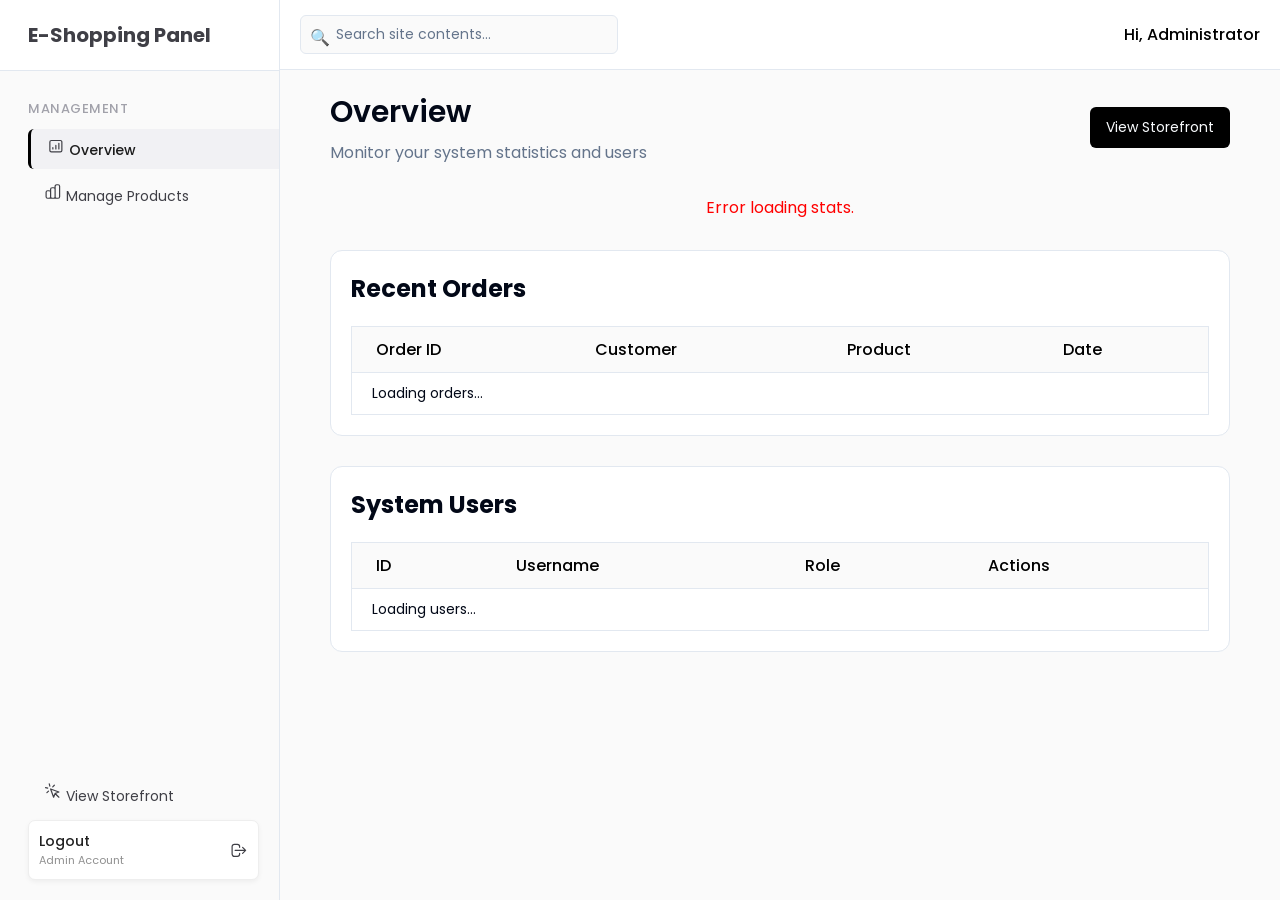
<file: admin_dashboard.html>
<!DOCTYPE html>
<html lang="en">
<head>
    <meta charset="UTF-8">
    <meta name="viewport" content="width=device-width, initial-scale=1.0">
    <title>Admin Dashboard | Prince E-Shopping</title>
    <link rel="stylesheet" href="css/global.css">
    <link rel="stylesheet" href="css/dashboard.css"> 


    <style type="text/css">
        /* --- HEADER STYLES --- */
        .reports-header {
            display: flex;
            justify-content: space-between;
            align-items: center;
            margin: 0 20px;
        }
        .reports-header h1 {
            color: #020817;
            font-size: 30px;
            font-weight: 600;
            margin-bottom: 5px;
        }
        .reports-header p {
            color: #64748B;
            font-size: 16px;
            font-weight: 400;
            margin: 0;
        }
        .reports-header button {
            padding: 10px 16px;
            background-color: black;
            color: #F8FAFC;
            display: flex;
            gap: 10px;
            border: none;
            outline: none;
            border-radius: 6px;
            font-size: 14px;
            cursor: pointer;
            transition: opacity 0.2s;
        }
        .reports-header button:hover {
            opacity: 0.9;
        }

        /* --- STATS GRID (SUB-HEADER) STYLES --- */
        .reports-sub-header {
            margin: 30px;
            display: grid;
            grid-template-columns: repeat(4, 1fr);
            gap: 15px;
        }
        .reports-sub-header div {
            display: flex;
            flex-direction: column;
            gap: 10px;
            padding: 30px;
            border-radius: 12px;
            align-items: center;
            border: 1px solid #E2E8F0;
            background-color: #ffffff;
        }
        .reports-sub-header div h1 {
            color: #222222;
            font-size: 40px;
            font-weight: 600;
            margin: 0;
        }
        .reports-sub-header div p {
            color: #222222;
            font-size: 16px;
            font-weight: 400;
            margin: 0;
        }

        /* --- TABLE STYLES --- */
        .reports-table-container {
            margin: 30px 20px;
            padding: 20px;
            border: 1px solid #E2E8F0;
            border-radius: 12px; /* Added slight radius to match grid */
            display: flex;
            flex-direction: column;
            gap: 20px;
            background-color: #ffffff;
        }
        .reports-table-container h1 {
            color: #020817;
            font-size: 24px;
            margin: 0;
        }
        .reports-table {
            border: 1px solid #E2E8F0;
            border-collapse: collapse; /* Ensures borders merge perfectly */
            width: 100%; /* Ensures table takes up full container width */
        }
        .reports-table tr {
            border: 1px solid #E2E8F0;
        }
        .reports-table thead {
            background-color: #FAFAFA;
        }
        .reports-table th {
            padding: 10px 24px;
            color: #000000;
            font-weight: 500;
            font-size: 16px;
            text-align: left;
        }
        .reports-table td {
            padding: 10px 20px;
            font-size: 14px;
            text-align: left;
            color: #020817;
        }

        /* --- BADGE STYLES (For User Roles) --- */
        .badge {
            padding: 4px 10px;
            border-radius: 20px;
            font-size: 12px;
            font-weight: 600;
            display: inline-block;
        }
        .badge-admin {
            background-color: #E1F2BD; /* Matches your theme green */
            color: #3C530B;
        }
        .badge-user {
            background-color: #F1F5F9;
            color: #475569;
        }
    </style>
</head>
<body>

    <div id="page-content" style="display: none;">
        
        <div class="reports-header">
            <div>
                <h1>Overview</h1>
                <p>Monitor your system statistics and users</p>
            </div>
            <div>
                <button onclick="window.open('index.html', '_blank')"><span>View Storefront</span></button>
            </div>
        </div>

        <div class="reports-sub-header" id="statsGrid">
            <div style="grid-column: span 4; border: none; background: transparent;">
                <p>Loading statistics...</p>
            </div>
        </div>

        <div class="reports-table-container">
            <h1>Recent Orders</h1>
            <table class="reports-table">
                <thead>
                    <tr>
                        <th>Order ID</th>
                        <th>Customer</th>
                        <th>Product</th>
                        <th>Date</th>
                    </tr>
                </thead>
                <tbody id="ordersTableBody">
                    <tr><td colspan="4">Loading orders...</td></tr>
                </tbody>
            </table>
        </div>

        <div class="reports-table-container" style="margin-bottom: 30px;">
            <h1>System Users</h1>
            <table class="reports-table">
                <thead>
                    <tr>
                        <th>ID</th>
                        <th>Username</th>
                        <th>Role</th>
                        <th>Actions</th>
                    </tr>
                </thead>
                <tbody id="usersTableBody">
                    <tr><td colspan="4">Loading users...</td></tr>
                </tbody>
            </table>
        </div>

    </div>

    <script src="js/app.js"></script>
    <script src="js/nav.js"></script> 
    
    <script>
        document.addEventListener('DOMContentLoaded', () => {
            // 1. Generate the Sidebar Layout
            loadDashboardLayout('Admin', 'dashboard', 'Administrator');

            // 2. Load Page Data
            loadStats();
            loadOrders();
            loadUsers();
        });

        async function loadStats() {
            const response = await apiCall('admin.php?action=stats');
            if (response.status === 'success') {
                const data = response.data;
                // Outputting HTML that matches the exact grid design
                document.getElementById('statsGrid').innerHTML = `
                    <div>
                        <h1>${data.users}</h1>
                        <p>Total Users</p>
                    </div>
                    <div>
                        <h1>${data.products}</h1>
                        <p>Total Products</p>
                    </div>
                    <div>
                        <h1>${data.orders}</h1>
                        <p>Total Orders</p>
                    </div>
                    <div>
                        <h1>${data.comments}</h1>
                        <p>Total Comments</p>
                    </div>
                `;
            } else {
                document.getElementById('statsGrid').innerHTML = `<p style="color:red; grid-column: span 4; text-align: center;">Error loading stats.</p>`;
            }
        }

        async function loadOrders() {
            const response = await apiCall('admin.php?action=recent_orders');
            const tbody = document.getElementById('ordersTableBody');
            
            if (response.status === 'success') {
                if (response.data.length === 0) {
                    tbody.innerHTML = '<tr><td colspan="4" style="text-align: center;">No orders placed yet.</td></tr>';
                    return;
                }
                tbody.innerHTML = '';
                response.data.forEach(order => {
                    tbody.innerHTML += `
                        <tr>
                            <td style="font-weight: 500;">#${order.id}</td>
                            <td>${order.customer_name}</td>
                            <td>${order.product_name}</td>
                            <td style="color: #64748B;">${order.order_date}</td>
                        </tr>
                    `;
                });
            }
        }

        async function loadUsers() {
            const response = await apiCall('admin.php?action=all_users');
            const tbody = document.getElementById('usersTableBody');
            
            if (response.status === 'success') {
                tbody.innerHTML = '';
                response.data.forEach(user => {
                    const badgeClass = `badge-${user.role.toLowerCase()}`;
                    tbody.innerHTML += `
                        <tr>
                            <td style="color: #64748B;">#${user.id}</td>
                            <td style="font-weight: 500;">${user.username}</td>
                            <td><span class="badge ${badgeClass}">${user.role}</span></td>
                            <td>
                                <button style="padding: 6px 12px; background-color: #E2E8F0; border: none; border-radius: 4px; cursor: pointer;" onclick="editUser(${user.id})">Edit</button>
                                <button style="padding: 6px 12px; background-color: #F87171; color: white; border: none; border-radius: 4px; cursor: pointer;" onclick="deleteUser(${user.id})">Delete</button>
                        </tr>
                    `;
                });
            }
        }
    </script>
</body>
</html>
</file>
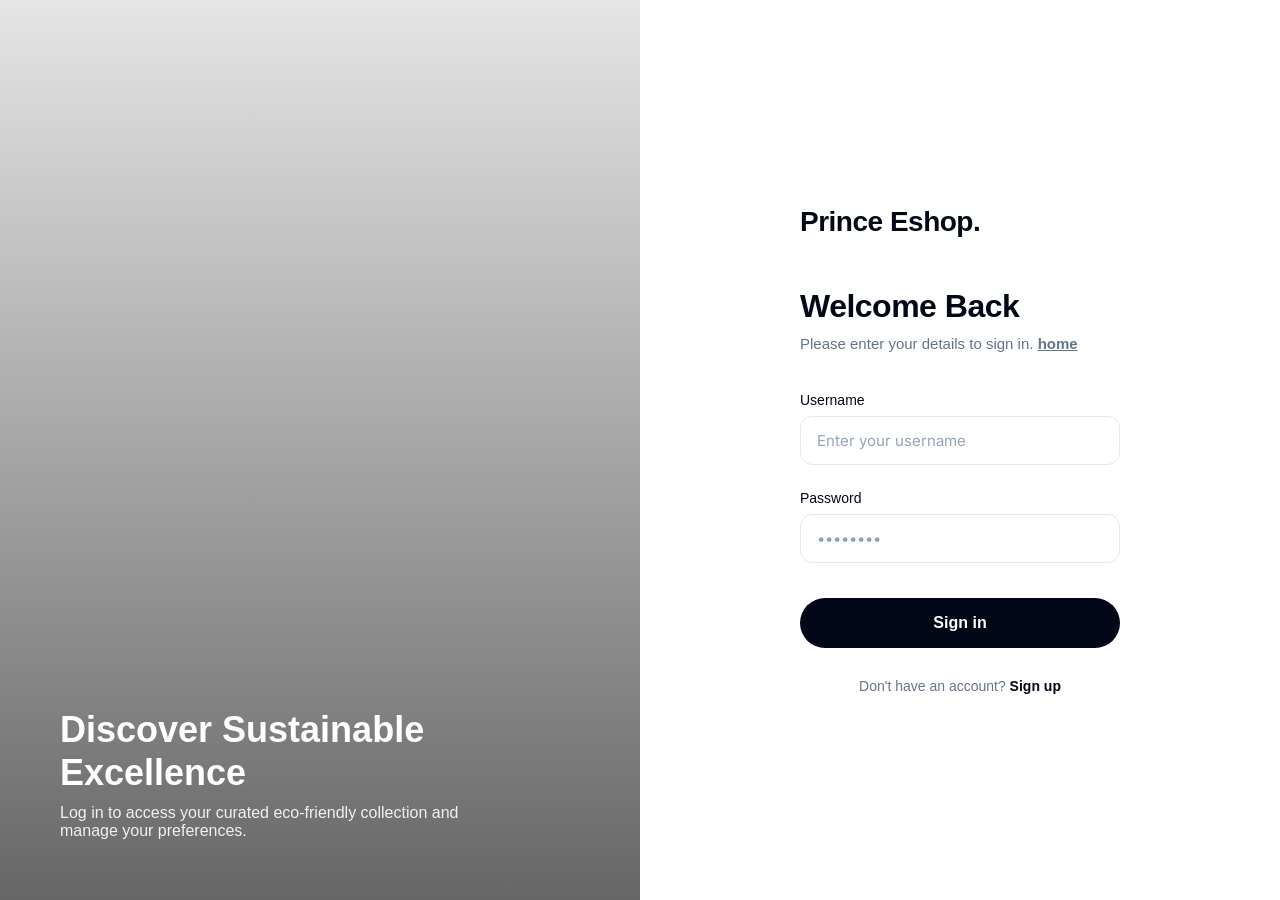
<file: login.html>
<!DOCTYPE html>
<html lang="en">
<head>
    <meta charset="UTF-8">
    <meta name="viewport" content="width=device-width, initial-scale=1.0">
    <title>Login | Meher E-Shopping</title>
    <link rel="stylesheet" href="css/global.css">
    <link href="https://fonts.googleapis.com/css2?family=Inter:wght@300;400;500;600;700&display=swap" rel="stylesheet">
    <style>
        :root {
            --primary-dark: #020817;
            --soft-gray: #F8FAFC;
            --text-muted: #64748B;
            --border-color: #E2E8F0;
        }

        body {
            margin: 0;
            padding: 0;
            font-family: 'Inter', sans-serif;
            background-color: #fff;
            color: var(--primary-dark);
            height: 100vh;
            display: flex;
            overflow: hidden; /* Prevents scrolling on desktop */
        }

        /* --- SPLIT LAYOUT --- */
        .auth-image {
            flex: 1;
            background-image: url('https://images.unsplash.com/photo-1441984904996-e0b6ba687e04?q=80&w=1200'); /* High-end eco-fashion vibe */
            background-size: cover;
            background-position: center;
            position: relative;
        }
        
        /* Dark overlay for text on image */
        .auth-image::after {
            content: '';
            position: absolute;
            top: 0; left: 0; width: 100%; height: 100%;
            background: linear-gradient(to bottom, rgba(0,0,0,0.1), rgba(0,0,0,0.6));
        }

        .auth-image-text {
            position: absolute;
            bottom: 60px;
            left: 60px;
            z-index: 1;
            color: white;
        }
        .auth-image-text h2 {
            font-size: 36px;
            font-weight: 600;
            margin: 0 0 10px 0;
            line-height: 1.2;
        }
        .auth-image-text p {
            font-size: 16px;
            opacity: 0.9;
            margin: 0;
            max-width: 400px;
        }

        /* --- FORM SECTION --- */
        .auth-form-container {
            flex: 1;
            display: flex;
            flex-direction: column;
            justify-content: center;
            align-items: center;
            background: #fff;
            position: relative;
        }

        .auth-form-content {
            width: 100%;
            max-width: 400px;
            padding: 40px;
            box-sizing: border-box;
        }

        .brand-logo {
            font-size: 28px;
            font-weight: 700;
            color: var(--primary-dark);
            text-decoration: none;
            letter-spacing: -0.5px;
            display: inline-block;
            margin-bottom: 50px;
        }

        .auth-title {
            font-size: 32px;
            font-weight: 700;
            margin: 0 0 10px 0;
            letter-spacing: -0.5px;
        }
        
        .auth-subtitle {
            color: var(--text-muted);
            font-size: 15px;
            margin: 0 0 40px 0;
        }

        /* --- INPUTS --- */
        .form-group {
            margin-bottom: 25px;
        }
        .form-group label {
            display: block;
            font-size: 14px;
            font-weight: 500;
            margin-bottom: 8px;
            color: var(--primary-dark);
        }
        .form-control {
            width: 100%;
            padding: 14px 16px;
            border: 1px solid var(--border-color);
            border-radius: 12px; /* Smoother, larger radius */
            font-size: 15px;
            font-family: 'Inter', sans-serif;
            outline: none;
            box-sizing: border-box;
            transition: border-color 0.2s;
        }
        .form-control:focus {
            border-color: var(--primary-dark);
        }
        .form-control::placeholder {
            color: #94A3B8;
        }

        /* --- BUTTONS & LINKS --- */
        .btn-primary {
            width: 100%;
            padding: 16px;
            background-color: var(--primary-dark);
            color: white;
            border: none;
            border-radius: 50px; /* Pill shape */
            font-size: 16px;
            font-weight: 600;
            cursor: pointer;
            transition: opacity 0.3s;
            margin-top: 10px;
        }
        .btn-primary:hover {
            opacity: 0.9;
        }
        .btn-primary:disabled {
            opacity: 0.7;
            cursor: not-allowed;
        }

        .auth-footer {
            margin-top: 30px;
            text-align: center;
            font-size: 14px;
            color: var(--text-muted);
        }
        .auth-link {
            color: var(--primary-dark);
            font-weight: 600;
            text-decoration: none;
        }
        .auth-link:hover {
            text-decoration: underline;
        }

        /* --- ALERTS --- */
        .alert {
            padding: 15px;
            border-radius: 12px;
            margin-bottom: 25px;
            font-size: 14px;
            display: none;
            font-weight: 500;
        }
        .alert:not(:empty) { display: block; }
        .alert-success { background-color: #DCFCE7; color: #166534; border: 1px solid #BBF7D0; }
        .alert-danger { background-color: #FEE2E2; color: #991B1B; border: 1px solid #FECACA; }

        /* Responsive */
        @media (max-width: 900px) {
            .auth-image { display: none; } /* Hide image on mobile for clean form view */
            body { overflow: auto; height: auto; min-height: 100vh; }
        }
    </style>
</head>
<body>

    <div class="auth-image">
        <div class="auth-image-text">
            <h2>Discover Sustainable<br>Excellence</h2>
            <p>Log in to access your curated eco-friendly collection and manage your preferences.</p>
        </div>
    </div>

    <div class="auth-form-container">
        <div class="auth-form-content">
            
            <a href="index.html" class="brand-logo">Prince Eshop.</a>
            
            <h2 class="auth-title">Welcome Back</h2>
            <p class="auth-subtitle">Please enter your details to sign in. <a class="auth-subtitle" href="index.html"><strong>home</strong></a></p>
            
            <div id="loginAlert" class="alert"></div>

            <form id="loginForm">
                <div class="form-group">
                    <label for="username">Username</label>
                    <input type="text" id="username" class="form-control" placeholder="Enter your username" required>
                </div>
                
                <div class="form-group">
                    <label for="password">Password</label>
                    <input type="password" id="password" class="form-control" placeholder="••••••••" required>
                </div>
                
                <button type="submit" class="btn-primary">Sign in</button>
            </form>

            <p class="auth-footer">
                Don't have an account? <a href="register.html" class="auth-link">Sign up</a>
            </p>
            
        </div>
    </div>

    <script src="js/app.js"></script>
    <script>
        document.getElementById('loginForm').addEventListener('submit', async function(e) {
            e.preventDefault();
            
            const btn = this.querySelector('button');
            const originalText = btn.innerText;
            btn.innerText = "Signing in...";
            btn.disabled = true;

            const requestData = {
                username: document.getElementById('username').value,
                password: document.getElementById('password').value
            };

            const response = await apiCall('auth.php?action=login', 'POST', requestData);

            const alertBox = document.getElementById('loginAlert');

            if (response.status === 'success') {
                alertBox.className = 'alert alert-success';
                alertBox.innerText = response.message;
                
                setTimeout(() => {
                    window.location.href = response.redirect;
                }, 1000);
            } else {
                alertBox.className = 'alert alert-danger';
                alertBox.innerText = response.message;
                
                btn.innerText = originalText;
                btn.disabled = false;
            }
        });
    </script>
</body>
</html>
</file>
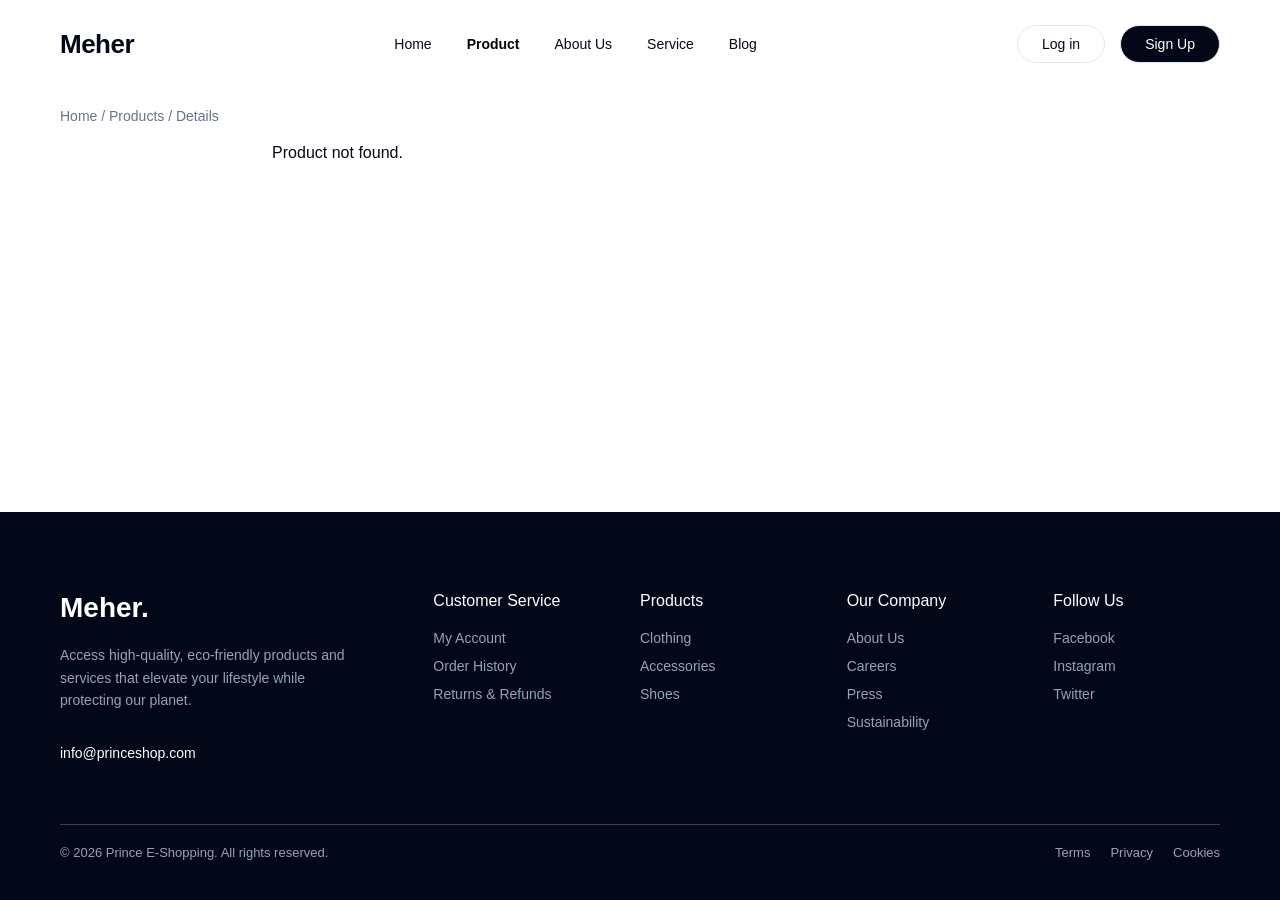
<file: product_details.html>
<!DOCTYPE html>
<html lang="en">
<head>
    <meta charset="UTF-8">
    <meta name="viewport" content="width=device-width, initial-scale=1.0">
    <title>Product Details | Meher E-Shopping</title>
    <link rel="stylesheet" href="css/global.css">
    <link href="https://fonts.googleapis.com/css2?family=Inter:wght@300;400;500;600;700&display=swap" rel="stylesheet">
    <style>
        :root {
            --primary-dark: #020817;
            --soft-gray: #F8FAFC;
            --text-muted: #64748B;
            --border-color: #E2E8F0;
            --radius-lg: 24px;
            --radius-md: 16px;
            --accent-yellow: #FACC15;
        }

        body { background-color: #fff; color: var(--primary-dark); margin: 0; font-family: 'Inter', sans-serif; overflow-x: hidden; display: flex; flex-direction: column; min-height: 100vh;}
        .container { max-width: 1200px; margin: 0 auto; padding: 0 20px; width: 100%; box-sizing: border-box;}

        /* --- NAVBAR --- */
        .navbar { display: flex; justify-content: space-between; align-items: center; padding: 25px 0; background: #fff; }
        .navbar h2 { font-size: 26px; font-weight: 700; margin: 0; letter-spacing: -0.5px;}
        .nav-links { display: flex; gap: 35px; align-items: center;}
        .nav-links a { text-decoration: none; color: var(--primary-dark); font-size: 14px; font-weight: 500; transition: color 0.3s; }
        .nav-links a:hover { color: var(--text-muted); }
        .nav-actions { display: flex; align-items: center; gap: 15px;}
        .nav-actions .btn-rounded { border: 1px solid var(--border-color); padding: 10px 24px; border-radius: 50px; text-decoration: none; color: var(--primary-dark); font-weight: 500; font-size: 14px; }

        /* --- BREADCRUMB --- */
        .breadcrumb { margin: 20px 0; font-size: 14px; color: var(--text-muted); }
        .breadcrumb a { color: var(--text-muted); text-decoration: none; transition: color 0.2s; }
        .breadcrumb a:hover { color: var(--primary-dark); }

        /* --- PRODUCT LAYOUT --- */
        .product-layout { display: grid; grid-template-columns: 1fr 1fr; gap: 50px; margin-bottom: 80px; align-items: start;}
        
        .product-image-box {
            background: var(--soft-gray); border-radius: var(--radius-lg); aspect-ratio: 1; 
            display: flex; align-items: center; justify-content: center; position: relative; padding: 40px; box-sizing: border-box;
        }
        .product-image-box img { width: 100%; height: 100%; object-fit: contain; mix-blend-mode: multiply; }
        .card-discount-badge { position: absolute; top: 20px; right: 20px; background: #EA580C; color: white; padding: 6px 12px; border-radius: 6px; font-size: 14px; font-weight: bold; z-index: 2; }

        .product-info-box { display: flex; flex-direction: column; gap: 20px; }
        .product-category { font-size: 13px; color: var(--text-muted); text-transform: uppercase; letter-spacing: 1px; font-weight: 600; }
        .product-title { font-size: 36px; font-weight: 700; margin: 0; line-height: 1.2; }
        .stars { color: var(--accent-yellow); font-size: 18px; letter-spacing: 2px;}
        .price { font-weight: 700; font-size: 32px; color: var(--primary-dark); }

        .product-meta { background: var(--soft-gray); padding: 20px; border-radius: var(--radius-md); font-size: 14px; line-height: 1.6; }
        .product-meta p { margin: 5px 0; }
        .product-meta span { font-weight: 600; color: var(--primary-dark); }

        .btn-order { background: var(--primary-dark); color: white; border: none; padding: 18px; border-radius: 50px; font-size: 16px; font-weight: 600; cursor: pointer; transition: opacity 0.2s; text-align: center; width: 100%; margin-top: 10px; }
        .btn-order:hover { opacity: 0.9; }
        .btn-download { background: white; color: var(--primary-dark); border: 1px solid var(--border-color); padding: 18px; border-radius: 50px; font-size: 16px; font-weight: 600; cursor: pointer; text-decoration: none; text-align: center; display: block; transition: background 0.2s;}
        .btn-download:hover { background: var(--soft-gray); }

        /* --- COMMENTS SECTION --- */
        .comments-section { max-width: 800px; margin: 0 auto 100px; width: 100%;}
        .comments-section h3 { font-size: 24px; margin-bottom: 30px; font-weight: 600; }
        
        .comment-form { display: flex; flex-direction: column; gap: 15px; margin-bottom: 40px; }
        .comment-form textarea { width: 100%; border: 1px solid var(--border-color); border-radius: 12px; padding: 15px; font-family: 'Inter', sans-serif; font-size: 14px; outline: none; resize: vertical; min-height: 100px; box-sizing: border-box; }
        .comment-form textarea:focus { border-color: var(--primary-dark); }
        .comment-form button { align-self: flex-start; padding: 12px 30px; background: var(--primary-dark); color: white; border: none; border-radius: 50px; font-weight: 500; cursor: pointer; }

        .comment-box { background: white; border: 1px solid var(--border-color); padding: 20px; border-radius: var(--radius-md); margin-bottom: 20px; }
        .comment-header { display: flex; justify-content: space-between; margin-bottom: 10px; align-items: center; }
        .comment-author { font-weight: 600; font-size: 15px; display: flex; align-items: center; gap: 10px;}
        .comment-author .avatar { width: 35px; height: 35px; background: var(--soft-gray); border-radius: 50%; display: flex; align-items: center; justify-content: center; font-size: 14px; color: var(--text-muted); font-weight: bold; border: 1px solid var(--border-color);}
        .comment-date { font-size: 12px; color: var(--text-muted); }
        .comment-text { font-size: 14px; color: #475569; line-height: 1.6; margin: 0; }

        /* --- FOOTER --- */
        footer { background: var(--primary-dark); color: #fff; padding: 80px 0 40px; margin-top: auto;}
        .footer-grid { display: grid; grid-template-columns: 2fr 1fr 1fr 1fr 1fr; gap: 40px; margin-bottom: 60px; }
        .footer-grid h3 { font-size: 28px; margin: 0 0 20px 0; font-weight: 700;}
        .footer-grid p { color: #94A3B8; font-size: 14px; line-height: 1.6; max-width: 300px;}
        .footer-grid h4 { font-size: 16px; margin: 0 0 20px 0; font-weight: 500; color: #fff;}
        .footer-grid a { color: #94A3B8; text-decoration: none; display: block; margin-bottom: 12px; font-size: 14px; transition: color 0.3s;}
        .footer-grid a:hover { color: #fff; }
        .footer-bottom { border-top: 1px solid #334155; padding-top: 20px; display: flex; justify-content: space-between; font-size: 13px; color: #94A3B8; }
        .footer-bottom-links { display: flex; gap: 20px; }

        @media (max-width: 768px) {
            .product-layout { grid-template-columns: 1fr; gap: 30px; }
        }
    </style>
</head>
<body>

    <div class="container">
        <nav class="navbar">
            <h2>Meher</h2>
            <div class="nav-links">
                <a href="index.html">Home</a>
                <a href="products.html" style="font-weight: 600; color: #000;">Product</a>
                <a href="#">About Us</a>
                <a href="#">Service</a>
                <a href="#">Blog</a>
            </div>
            <div class="nav-actions">
                <a href="login.html" class="btn-rounded">Log in</a>
                <a href="register.html" class="btn-rounded" style="background: var(--primary-dark); color: white;">Sign Up</a>
            </div>
        </nav>

        <div class="breadcrumb">
            <a href="index.html">Home</a> / <a href="products.html">Products</a> / <span id="breadTitle">Details</span>
        </div>

        <div id="actionAlert" class="alert"></div>

        <div id="detailsContainer" class="product-layout">
            <p style="grid-column: span 2; text-align: center; color: var(--text-muted); padding: 50px 0;">Loading product details...</p>
        </div>

        <div class="comments-section">
            <h3>Customer Reviews</h3>
            
            <form id="commentForm" class="comment-form">
                <textarea id="commentText" placeholder="Write a review about this product..." required></textarea>
                <button type="submit">Post Review</button>
            </form>

            <div id="commentsList">
                <p style="color: var(--text-muted);">Loading reviews...</p>
            </div>
        </div>
    </div>

    <footer>
        <div class="container">
            <div class="footer-grid">
                <div>
                    <h3>Meher.</h3>
                    <p>Access high-quality, eco-friendly products and services that elevate your lifestyle while protecting our planet.</p>
                    <p style="margin-top:30px; color: #fff;">info@princeshop.com</p>
                </div>
                <div>
                    <h4>Customer Service</h4>
                    <a href="#">My Account</a>
                    <a href="#">Order History</a>
                    <a href="#">Returns & Refunds</a>
                </div>
                <div>
                    <h4>Products</h4>
                    <a href="#">Clothing</a>
                    <a href="#">Accessories</a>
                    <a href="#">Shoes</a>
                </div>
                <div>
                    <h4>Our Company</h4>
                    <a href="#">About Us</a>
                    <a href="#">Careers</a>
                    <a href="#">Press</a>
                    <a href="#">Sustainability</a>
                </div>
                <div>
                    <h4>Follow Us</h4>
                    <a href="#">Facebook</a>
                    <a href="#">Instagram</a>
                    <a href="#">Twitter</a>
                </div>
            </div>
            <div class="footer-bottom">
                <p>© 2026 Prince E-Shopping. All rights reserved.</p>
                <div class="footer-bottom-links">
                    <a href="#" style="color:#94A3B8; text-decoration:none;">Terms</a>
                    <a href="#" style="color:#94A3B8; text-decoration:none;">Privacy</a>
                    <a href="#" style="color:#94A3B8; text-decoration:none;">Cookies</a>
                </div>
            </div>
        </div>
    </footer>

    <script src="js/app.js"></script>
    <script>
        const urlParams = new URLSearchParams(window.location.search);
        const productId = urlParams.get('id');

        if (!productId) {
            document.getElementById('detailsContainer').innerHTML = "<p style='text-align:center;'>Product not found.</p>";
            document.querySelector('.comments-section').style.display = 'none';
        } else {
            loadProductDetails();
            loadComments();
        }

        // Fetch Product Details
        async function loadProductDetails() {
            const response = await apiCall(`customer.php?action=product_details&id=${productId}`);
            const container = document.getElementById('detailsContainer');
            
            if (response.status === 'success') {
                const p = response.data;
                
                // Update breadcrumb
                document.getElementById('breadTitle').innerText = p.product_name;

                // Format Pricing and Discount logic
                const price = parseFloat(p.price || 0).toFixed(2);
                const discount = parseInt(p.discount_percent || 0);
                
                let badgeHTML = '';
                let priceHTML = `<div class="price">$${price}</div>`;

                if (discount > 0) {
                    badgeHTML = `<div class="card-discount-badge">-${discount}% OFF</div>`;
                    const discountAmount = price * (discount / 100);
                    const finalPrice = (price - discountAmount).toFixed(2);
                    
                    priceHTML = `
                        <div style="display:flex; align-items:center; gap:15px;">
                            <span class="price" style="color: #EA580C;">$${finalPrice}</span>
                            <span style="text-decoration: line-through; color: #94A3B8; font-size: 20px;">$${price}</span>
                        </div>
                    `;
                }

                // Handle optional Document
                const docButton = p.document_path && p.document_path !== 'null'
                    ? `<a href="${p.document_path}" download class="btn-download">📥 Download Specification Document</a>` 
                    : '';

                container.innerHTML = `
                    <div class="product-image-box">
                        ${badgeHTML}
                        <img src="${p.photo_path}" alt="${p.product_name}">
                    </div>
                    
                    <div class="product-info-box">
                        <div class="product-category">${p.category_name || 'Uncategorized'}</div>
                        <h2 class="product-title">${p.product_name}</h2>
                        
                        <div style="display:flex; align-items:center; gap: 15px;">
                            <div class="stars">★★★★★</div>
                            <span style="font-size: 14px; color: var(--text-muted);">(Customer Reviews)</span>
                        </div>
                        
                        ${priceHTML}
                        
                        <div class="product-meta">
                            <p><span>Seller:</span> ${p.seller_name}</p>
                            <p><span>Location:</span> 📍 ${p.location}</p>
                            <p><span>Availability:</span> In Stock</p>
                        </div>
                        
                        <div style="margin-top: 10px; display: flex; flex-direction: column; gap: 15px;">
                            <button onclick="placeOrder()" class="btn-order">🛒 Add to Cart / Order Now</button>
                            ${docButton}
                        </div>
                    </div>
                `;
            } else {
                container.innerHTML = `<p style="color:red; text-align:center; grid-column:span 2;">Error: ${response.message}</p>`;
            }
        }

        // Fetch Comments
        async function loadComments() {
            const response = await apiCall(`customer.php?action=get_comments&product_id=${productId}`);
            const list = document.getElementById('commentsList');
            
            if (response.status === 'success') {
                if (response.data.length === 0) {
                    list.innerHTML = "<p style='color: var(--text-muted);'>No reviews yet. Be the first to review this product!</p>";
                    return;
                }
                
                list.innerHTML = '';
                response.data.forEach(c => {
                    // Get first letter of username for Avatar
                    const initial = c.username.charAt(0).toUpperCase();
                    
                    list.innerHTML += `
                        <div class="comment-box">
                            <div class="comment-header">
                                <div class="comment-author">
                                    <div class="avatar">${initial}</div>
                                    ${c.username}
                                </div>
                                <span class="comment-date">${c.created_at}</span>
                            </div>
                            <div class="stars" style="font-size: 12px; margin-bottom: 10px;">★★★★★</div>
                            <p class="comment-text">${c.comment_text}</p>
                        </div>
                    `;
                });
            }
        }

        // Handle Placing Order
        async function placeOrder() {
            const response = await apiCall('customer.php?action=place_order', 'POST', { product_id: productId });
            if (response.status === 'success') {
                showAlert('actionAlert', "Order placed successfully! The seller will contact you.", 'success');
                window.scrollTo({ top: 0, behavior: 'smooth' }); // Scroll to see the success message
            } else {
                showAlert('actionAlert', response.message, 'danger');
            }
        }

        // Handle Adding Comment
        document.getElementById('commentForm').addEventListener('submit', async function(e) {
            e.preventDefault();
            const text = document.getElementById('commentText').value;
            const btn = this.querySelector('button');
            const ogText = btn.innerText;
            btn.innerText = "Posting...";
            btn.disabled = true;
            
            const response = await apiCall('customer.php?action=add_comment', 'POST', { 
                product_id: productId, 
                comment: text 
            });
            
            if (response.status === 'success') {
                showAlert('actionAlert', "Review posted successfully!", 'success');
                this.reset();
                loadComments(); // Refresh comments
            } else {
                showAlert('actionAlert', response.message, 'danger');
            }
            
            btn.innerText = ogText;
            btn.disabled = false;
        });
    </script>
</body>
</html>
</file>
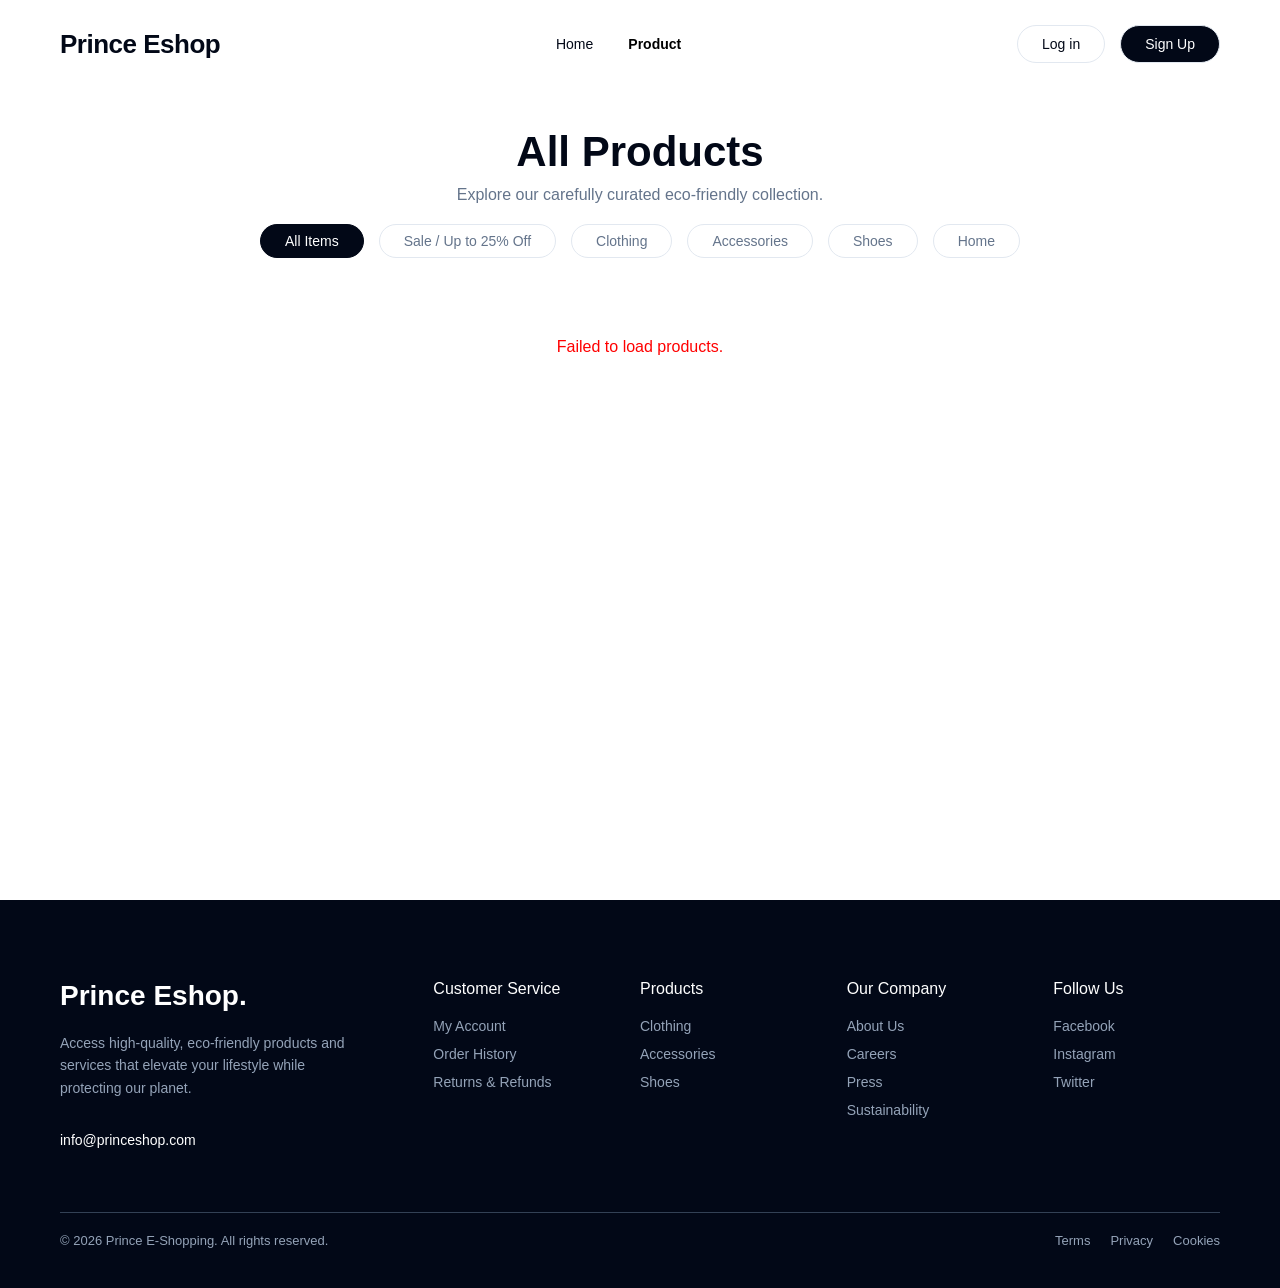
<file: products.html>
<!DOCTYPE html>
<html lang="en">
<head>
    <meta charset="UTF-8">
    <meta name="viewport" content="width=device-width, initial-scale=1.0">
    <title>All Products | Prince Eshop</title>
    <link rel="stylesheet" href="css/global.css">
    <link href="https://fonts.googleapis.com/css2?family=Inter:wght@300;400;500;600;700&display=swap" rel="stylesheet">
    <style>
        :root {
            --primary-dark: #020817;
            --soft-gray: #F8FAFC;
            --text-muted: #64748B;
            --border-color: #E2E8F0;
            --radius-lg: 24px;
            --radius-md: 16px;
            --accent-yellow: #FACC15;
        }

        body { background-color: #fff; color: var(--primary-dark); margin: 0; font-family: 'Inter', sans-serif; overflow-x: hidden; }
        .container { max-width: 1200px; margin: 0 auto; padding: 0 20px; }

        /* --- NAVBAR --- */
        .navbar { display: flex; justify-content: space-between; align-items: center; padding: 25px 0; background: #fff; }
        .navbar h2 { font-size: 26px; font-weight: 700; margin: 0; letter-spacing: -0.5px;}
        .nav-links { display: flex; gap: 35px; align-items: center;}
        .nav-links a { text-decoration: none; color: var(--primary-dark); font-size: 14px; font-weight: 500; transition: color 0.3s; }
        .nav-links a:hover { color: var(--text-muted); }
        .nav-actions { display: flex; align-items: center; gap: 15px;}
        .nav-actions .btn-rounded { border: 1px solid var(--border-color); padding: 10px 24px; border-radius: 50px; text-decoration: none; color: var(--primary-dark); font-weight: 500; font-size: 14px; }

        /* --- PAGE HEADER --- */
        .page-header {
            padding: 40px 0 20px;
            text-align: center;
        }
        .page-header h1 {
            font-size: 42px;
            margin: 0 0 10px 0;
            font-weight: 600;
        }
        .page-header p {
            color: var(--text-muted);
            font-size: 16px;
            margin: 0;
        }

        /* --- DYNAMIC PRODUCT GRID --- */
        .filters { 
            display: flex; 
            gap: 15px; 
            margin-bottom: 40px; 
            justify-content: center;
            flex-wrap: wrap;
        }
        .filters a { 
            padding: 8px 24px; 
            border: 1px solid var(--border-color); 
            border-radius: 50px; 
            font-size: 14px; 
            font-weight: 500; 
            cursor: pointer; 
            color: var(--text-muted); 
            text-decoration: none;
            transition: all 0.2s;
        }
        .filters a:hover {
            border-color: var(--primary-dark);
            color: var(--primary-dark);
        }
        .filters a.active { 
            background: var(--primary-dark); 
            color: white; 
            border-color: var(--primary-dark);
        }
        
        .store-grid { display: grid; grid-template-columns: repeat(4, 1fr); gap: 30px; margin-bottom: 100px; min-height: 400px; align-content: start;}
        .product-card { text-decoration: none; color: inherit; transition: transform 0.3s; display: block;}
        .product-card:hover { transform: translateY(-5px); }
        
        /* UPDATED: Strict square box with cover to make all images identical sizes */
        .image-container { 
            width: 100%; 
            aspect-ratio: 1; 
            background: var(--soft-gray); 
            border-radius: var(--radius-md); 
            overflow: hidden; 
            margin-bottom: 15px; 
            position: relative;
        }
        .image-container img { 
            width: 100%; 
            height: 100%; 
            object-fit: cover; /* Forces the image to perfectly fill the box */
            display: block;
        }
        
        .product-info h3 { font-size: 15px; margin: 0 0 5px 0; font-weight: 600; white-space: nowrap; overflow: hidden; text-overflow: ellipsis; }
        .product-price-row { display: flex; justify-content: space-between; align-items: center; margin-top: 8px;}
        .stars { color: var(--accent-yellow); font-size: 14px; letter-spacing: 2px;}
        .price { font-weight: 700; font-size: 16px;}
        
        .card-discount-badge { position: absolute; top: 10px; right: 10px; background: #EA580C; color: white; padding: 4px 8px; border-radius: 4px; font-size: 11px; font-weight: bold; z-index: 2; }

        /* --- FOOTER --- */
        footer { background: var(--primary-dark); color: #fff; padding: 80px 0 40px; margin-top: auto;}
        .footer-grid { display: grid; grid-template-columns: 2fr 1fr 1fr 1fr 1fr; gap: 40px; margin-bottom: 60px; }
        .footer-grid h3 { font-size: 28px; margin: 0 0 20px 0; font-weight: 700;}
        .footer-grid p { color: #94A3B8; font-size: 14px; line-height: 1.6; max-width: 300px;}
        .footer-grid h4 { font-size: 16px; margin: 0 0 20px 0; font-weight: 500; color: #fff;}
        .footer-grid a { color: #94A3B8; text-decoration: none; display: block; margin-bottom: 12px; font-size: 14px; transition: color 0.3s;}
        .footer-grid a:hover { color: #fff; }
        .footer-bottom { border-top: 1px solid #334155; padding-top: 20px; display: flex; justify-content: space-between; font-size: 13px; color: #94A3B8; }
        .footer-bottom-links { display: flex; gap: 20px; }
    </style>
</head>
<body>

    <div class="container" style="min-height: 100vh; display: flex; flex-direction: column;">
        
        <nav class="navbar">
            <h2>Prince Eshop</h2>
            <div class="nav-links">
                <a href="index.html">Home</a>
                <a href="products.html" style="font-weight: 600; color: #000;">Product</a>
            </div>
            <div class="nav-actions">
                <a href="login.html" class="btn-rounded">Log in</a>
                <a href="register.html" class="btn-rounded" style="background: var(--primary-dark); color: white;">Sign Up</a>
            </div>
        </nav>

        <div class="page-header">
            <h1 id="pageTitle">All Products</h1>
            <p>Explore our carefully curated eco-friendly collection.</p>
        </div>

        <div class="filters" id="filterContainer">
            <a href="products.html" data-target="all">All Items</a>
            <a href="products.html?discount=true" data-target="discount">Sale / Up to 25% Off</a>
            <a href="products.html?category=1" data-target="1">Clothing</a>
            <a href="products.html?category=2" data-target="2">Accessories</a>
            <a href="products.html?category=3" data-target="3">Shoes</a>
            <a href="products.html?category=4" data-target="4">Home</a>
        </div>

        <div id="storeGrid" class="store-grid">
            <p style="grid-column: span 4; text-align: center;">Loading amazing products...</p>
        </div>

    </div>

    <footer>
        <div class="container">
            <div class="footer-grid">
                <div>
                    <h3>Prince Eshop.</h3>
                    <p>Access high-quality, eco-friendly products and services that elevate your lifestyle while protecting our planet.</p>
                    <p style="margin-top:30px; color: #fff;">info@princeshop.com</p>
                </div>
                <div>
                    <h4>Customer Service</h4>
                    <a href="#">My Account</a>
                    <a href="#">Order History</a>
                    <a href="#">Returns & Refunds</a>
                </div>
                <div>
                    <h4>Products</h4>
                    <a href="#">Clothing</a>
                    <a href="#">Accessories</a>
                    <a href="#">Shoes</a>
                </div>
                <div>
                    <h4>Our Company</h4>
                    <a href="#">About Us</a>
                    <a href="#">Careers</a>
                    <a href="#">Press</a>
                    <a href="#">Sustainability</a>
                </div>
                <div>
                    <h4>Follow Us</h4>
                    <a href="#">Facebook</a>
                    <a href="#">Instagram</a>
                    <a href="#">Twitter</a>
                </div>
            </div>
            <div class="footer-bottom">
                <p>© 2026 Prince E-Shopping. All rights reserved.</p>
                <div class="footer-bottom-links">
                    <a href="#" style="color:#94A3B8; text-decoration:none;">Terms</a>
                    <a href="#" style="color:#94A3B8; text-decoration:none;">Privacy</a>
                    <a href="#" style="color:#94A3B8; text-decoration:none;">Cookies</a>
                </div>
            </div>
        </div>
    </footer>

    <script src="js/app.js"></script>
    <script>
        document.addEventListener('DOMContentLoaded', async () => {
            const storeGrid = document.getElementById('storeGrid');
            const pageTitle = document.getElementById('pageTitle');
            
            // 1. Read the URL parameters to figure out what to fetch
            const urlParams = new URLSearchParams(window.location.search);
            const categoryId = urlParams.get('category');
            const isDiscount = urlParams.get('discount');

            // 2. Set the active state on the correct filter button
            const filterLinks = document.querySelectorAll('#filterContainer a');
            filterLinks.forEach(link => link.classList.remove('active'));

            if (isDiscount === 'true') {
                document.querySelector('a[data-target="discount"]').classList.add('active');
                pageTitle.innerText = "Special Discounts";
            } else if (categoryId) {
                const activeLink = document.querySelector(`a[data-target="${categoryId}"]`);
                if(activeLink) {
                    activeLink.classList.add('active');
                    pageTitle.innerText = activeLink.innerText + " Collection"; // Update Page Title based on category
                }
            } else {
                document.querySelector('a[data-target="all"]').classList.add('active');
            }

            // 3. Build the API Query
            let apiUrl = 'customer.php?action=all_products';
            if (categoryId) apiUrl += `&category=${categoryId}`;
            if (isDiscount) apiUrl += `&discount=true`;

            // 4. Fetch the data
            const response = await apiCall(apiUrl);
            
            if (response.status === 'success') {
                const products = response.data;
                
                if (products.length === 0) {
                    storeGrid.innerHTML = '<p style="grid-column: span 4; text-align: center; color: var(--text-muted); margin-top: 40px;">No products found in this category.</p>';
                    return;
                }

                storeGrid.innerHTML = ''; 
                products.forEach(p => {
                    const price = parseFloat(p.price || 0).toFixed(2);
                    const discount = parseInt(p.discount_percent || 0);
                    
                    let discountBadge = '';
                    let finalPrice = price;
                    let priceHTML = `<div class="price">$${price}</div>`;

                    if (discount > 0) {
                        discountBadge = `<div class="card-discount-badge">-${discount}%</div>`;
                        const discountAmount = price * (discount / 100);
                        finalPrice = (price - discountAmount).toFixed(2);
                        
                        priceHTML = `
                            <div style="display:flex; align-items:center; gap:8px;">
                                <span style="text-decoration: line-through; color: #94A3B8; font-size: 12px;">$${price}</span>
                                <span class="price">$${finalPrice}</span>
                            </div>
                        `;
                    }
                    
                    storeGrid.innerHTML += `
                        <a href="product_details.html?id=${p.id}" class="product-card">
                            <div class="image-container">
                                ${discountBadge}
                                <img src="${p.photo_path}" alt="${p.product_name}">
                            </div>
                            <div class="product-info">
                                <h3>${p.product_name}</h3>
                                <div class="product-price-row">
                                    <div class="stars">★★★★★</div>
                                    ${priceHTML}
                                </div>
                            </div>
                        </a>
                    `;
                });
            } else {
                storeGrid.innerHTML = `<p style="grid-column: span 4; color:red; text-align:center; margin-top: 40px;">Failed to load products.</p>`;
            }
        });
    </script>
</body>
</html>
</file>
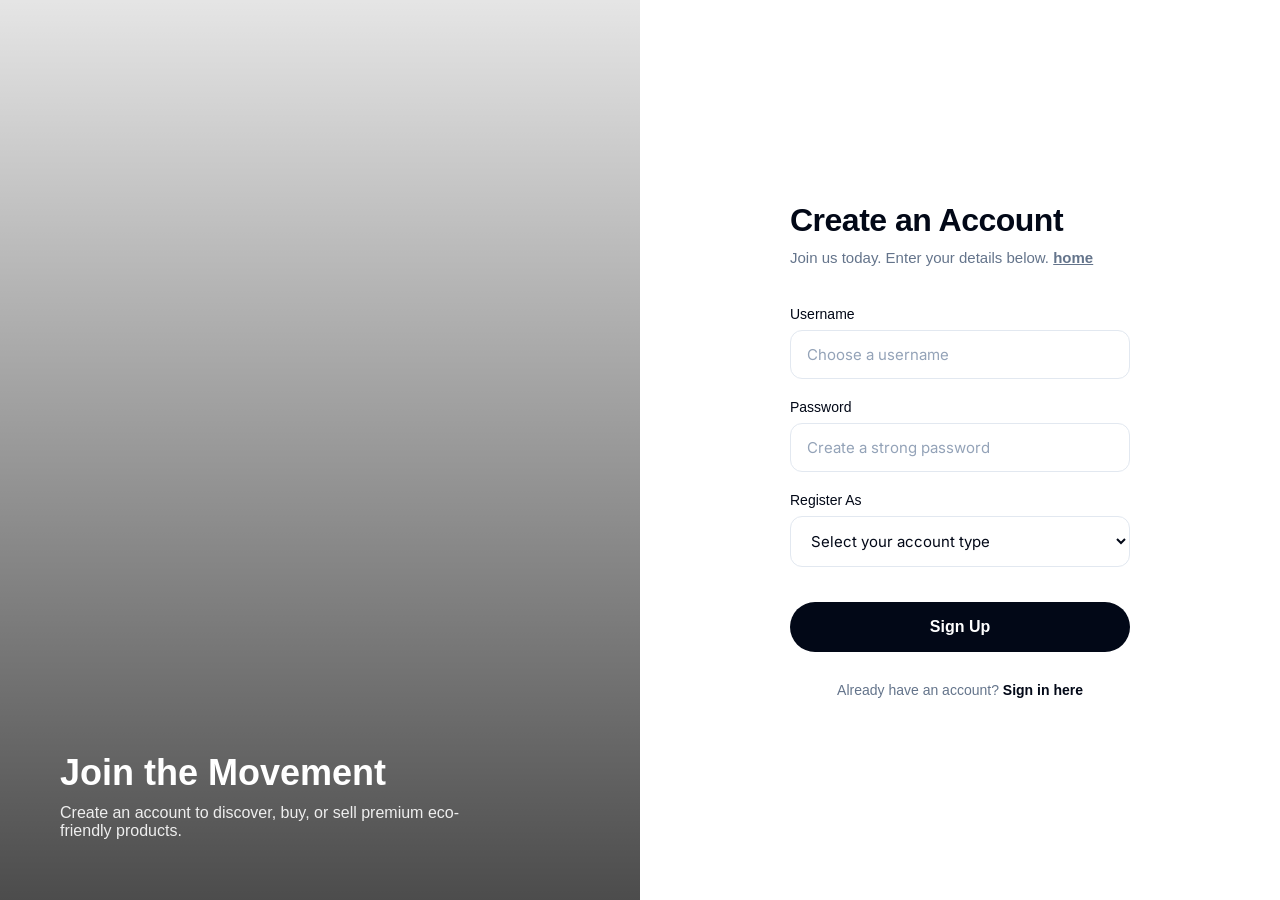
<file: register.html>
<!DOCTYPE html>
<html lang="en">
<head>
    <meta charset="UTF-8">
    <meta name="viewport" content="width=device-width, initial-scale=1.0">
    <title>Register | Meher E-Shopping</title>
    <link rel="stylesheet" href="css/global.css">
    <link href="https://fonts.googleapis.com/css2?family=Inter:wght@300;400;500;600;700&display=swap" rel="stylesheet">
    <style>
        :root {
            --primary-dark: #020817;
            --soft-gray: #F8FAFC;
            --text-muted: #64748B;
            --border-color: #E2E8F0;
        }

        body {
            margin: 0;
            padding: 0;
            font-family: 'Inter', sans-serif;
            background-color: #fff;
            color: var(--primary-dark);
            min-height: 100vh;
            display: flex;
            flex-direction: column;
        }

        .container {
            max-width: 1200px;
            margin: 0 auto;
            padding: 0 20px;
            width: 100%;
            box-sizing: border-box;
        }

        /* --- NAVBAR --- */
        .navbar { display: flex; justify-content: space-between; align-items: center; padding: 25px 0; background: #fff; }
        .navbar h2 { font-size: 26px; font-weight: 700; margin: 0; letter-spacing: -0.5px;}
        .navbar h2 a { color: inherit; text-decoration: none; }
        .nav-links { display: flex; gap: 35px; align-items: center;}
        .nav-links a { text-decoration: none; color: var(--primary-dark); font-size: 14px; font-weight: 500; transition: color 0.3s; }
        .nav-links a:hover { color: var(--text-muted); }
        .nav-actions { display: flex; align-items: center; gap: 15px;}
        .nav-actions .btn-rounded { border: 1px solid var(--border-color); padding: 10px 24px; border-radius: 50px; text-decoration: none; color: var(--primary-dark); font-weight: 500; font-size: 14px; transition: all 0.3s;}
        .nav-actions .btn-rounded:hover { background: var(--soft-gray); }

        /* --- AUTH WRAPPER (Split Layout) --- */
        .auth-wrapper {
            display: flex;
            flex: 1; /* Takes up all remaining height below the navbar */
            width: 100%;
        }

        /* --- LEFT SIDE IMAGE --- */
        .auth-image {
            flex: 1;
            background-image: url('https://images.unsplash.com/photo-1441986300917-64674bd600d8?q=80&w=1200'); /* Beautiful store/boutique vibe */
            background-size: cover;
            background-position: center;
            position: relative;
        }
        
        /* Dark overlay for text on image */
        .auth-image::after {
            content: '';
            position: absolute;
            top: 0; left: 0; width: 100%; height: 100%;
            background: linear-gradient(to bottom, rgba(0,0,0,0.1), rgba(0,0,0,0.7));
        }

        .auth-image-text {
            position: absolute;
            bottom: 60px;
            left: 60px;
            z-index: 1;
            color: white;
        }
        .auth-image-text h2 {
            font-size: 36px;
            font-weight: 600;
            margin: 0 0 10px 0;
            line-height: 1.2;
        }
        .auth-image-text p {
            font-size: 16px;
            opacity: 0.9;
            margin: 0;
            max-width: 400px;
        }

        /* --- RIGHT SIDE FORM --- */
        .auth-form-container {
            flex: 1;
            display: flex;
            flex-direction: column;
            justify-content: center;
            align-items: center;
            background: #fff;
            position: relative;
        }

        .auth-form-content {
            width: 100%;
            max-width: 420px;
            padding: 40px;
            box-sizing: border-box;
        }

        .auth-title {
            font-size: 32px;
            font-weight: 700;
            margin: 0 0 10px 0;
            letter-spacing: -0.5px;
        }
        
        .auth-subtitle {
            color: var(--text-muted);
            font-size: 15px;
            margin: 0 0 40px 0;
        }

        /* --- INPUTS --- */
        .form-group {
            margin-bottom: 20px;
        }
        .form-group label {
            display: block;
            font-size: 14px;
            font-weight: 500;
            margin-bottom: 8px;
            color: var(--primary-dark);
        }
        
        /* Applies to text, password, and the role dropdown */
        .form-control {
            width: 100%;
            padding: 14px 16px;
            border: 1px solid var(--border-color);
            border-radius: 12px;
            font-size: 15px;
            font-family: 'Inter', sans-serif;
            outline: none;
            box-sizing: border-box;
            transition: border-color 0.2s;
            background-color: #fff;
            color: var(--primary-dark);
        }
        .form-control:focus {
            border-color: var(--primary-dark);
        }
        .form-control::placeholder {
            color: #94A3B8;
        }

        /* --- BUTTONS & LINKS --- */
        .btn-primary {
            width: 100%;
            padding: 16px;
            background-color: var(--primary-dark);
            color: white;
            border: none;
            border-radius: 50px;
            font-size: 16px;
            font-weight: 600;
            cursor: pointer;
            transition: opacity 0.3s;
            margin-top: 15px;
        }
        .btn-primary:hover {
            opacity: 0.9;
        }
        .btn-primary:disabled {
            opacity: 0.7;
            cursor: not-allowed;
        }

        .auth-footer {
            margin-top: 30px;
            text-align: center;
            font-size: 14px;
            color: var(--text-muted);
        }
        .auth-link {
            color: var(--primary-dark);
            font-weight: 600;
            text-decoration: none;
        }
        .auth-link:hover {
            text-decoration: underline;
        }

        /* --- ALERTS --- */
        .alert {
            padding: 15px;
            border-radius: 12px;
            margin-bottom: 25px;
            font-size: 14px;
            display: none;
            font-weight: 500;
        }
        .alert:not(:empty) { display: block; }
        .alert-success { background-color: #DCFCE7; color: #166534; border: 1px solid #BBF7D0; }
        .alert-danger { background-color: #FEE2E2; color: #991B1B; border: 1px solid #FECACA; }

        /* Responsive */
        @media (max-width: 900px) {
            .auth-image { display: none; }
        }
    </style>
</head>
<body>



    <div class="auth-wrapper">
        
        <div class="auth-image">
            <div class="auth-image-text">
                <h2>Join the Movement</h2>
                <p>Create an account to discover, buy, or sell premium eco-friendly products.</p>
            </div>
        </div>

        <div class="auth-form-container">
            <div class="auth-form-content">
                
                <h2 class="auth-title">Create an Account</h2>
                <p class="auth-subtitle">Join us today. Enter your details below. <a class="auth-subtitle" href="index.html"><strong>home</strong></a></p>
                
                <div id="registerAlert" class="alert"></div>

                <form id="registerForm">
                    <div class="form-group">
                        <label for="username">Username</label>
                        <input type="text" id="username" class="form-control" placeholder="Choose a username" required>
                    </div>
                    
                    <div class="form-group">
                        <label for="password">Password</label>
                        <input type="password" id="password" class="form-control" placeholder="Create a strong password" required>
                    </div>

                    <div class="form-group">
                        <label for="role">Register As</label>
                        <select id="role" class="form-control" required>
                            <option value="" disabled selected>Select your account type</option>
                            <option value="Customer">Customer (Buy Products)</option>
                            <option value="Seller">Seller (Sell Products)</option>
                        </select>
                    </div>
                    
                    <button type="submit" class="btn-primary">Sign Up</button>
                </form>

                <p class="auth-footer">
                    Already have an account? <a href="login.html" class="auth-link">Sign in here</a>
                </p>
                
            </div>
        </div>

    </div>

    <script src="js/app.js"></script>
    <script>
        document.getElementById('registerForm').addEventListener('submit', async function(e) {
            e.preventDefault();
            
            const btn = this.querySelector('button');
            const originalText = btn.innerText;
            btn.innerText = "Registering...";
            btn.disabled = true;

            const requestData = {
                username: document.getElementById('username').value,
                password: document.getElementById('password').value,
                role: document.getElementById('role').value
            };

            const response = await apiCall('auth.php?action=register', 'POST', requestData);

            const alertBox = document.getElementById('registerAlert');

            if (response.status === 'success') {
                alertBox.className = 'alert alert-success';
                alertBox.innerText = response.message;
                
                // Clear the form
                this.reset();
                
                setTimeout(() => {
                    window.location.href = 'login.html';
                }, 2000);
            } else {
                alertBox.className = 'alert alert-danger';
                alertBox.innerText = response.message;
                
                btn.innerText = originalText;
                btn.disabled = false;
            }
        });
    </script>
</body>
</html>
</file>
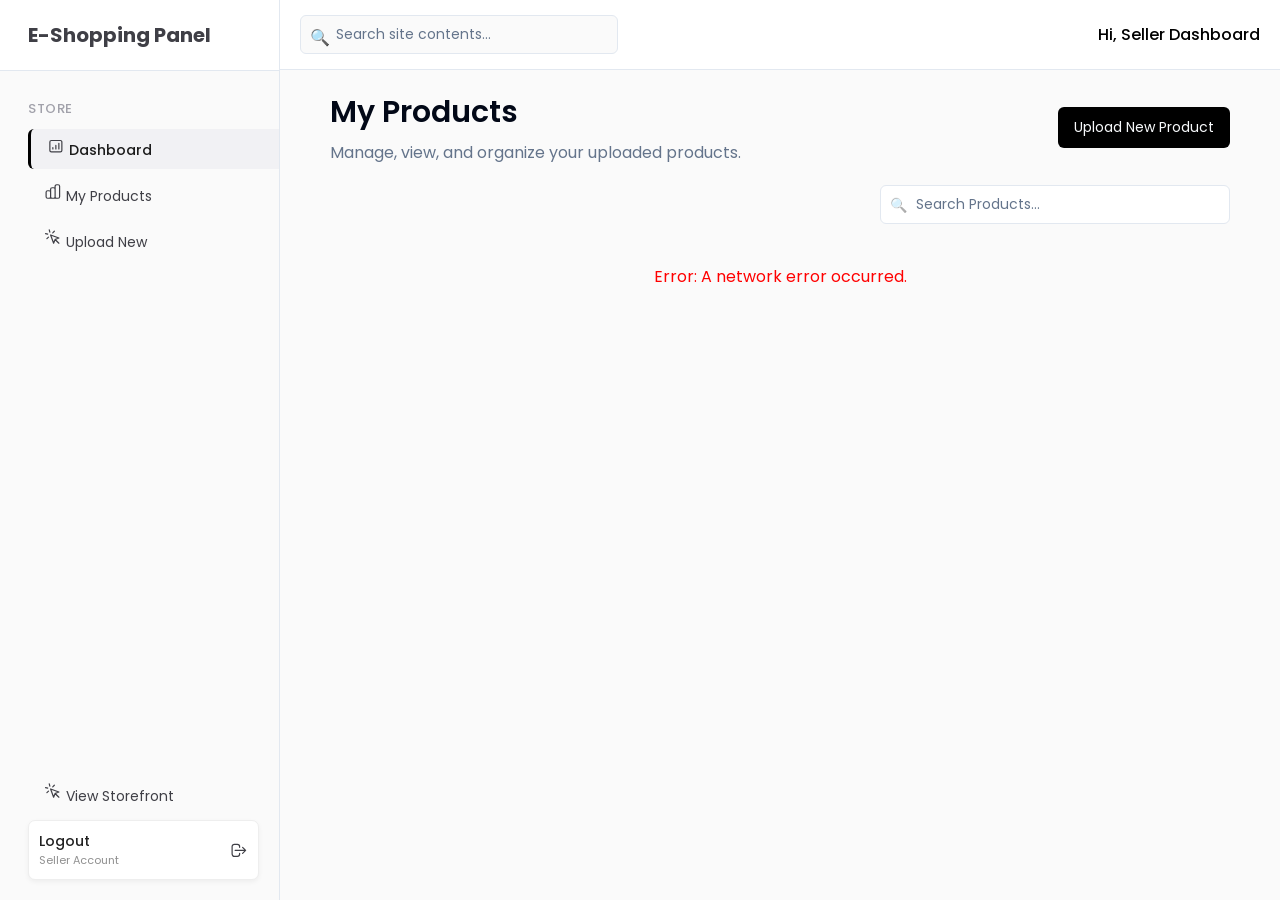
<file: seller_dashboard.html>
<!DOCTYPE html>
<html lang="en">

<head>
    <meta charset="UTF-8">
    <meta name="viewport" content="width=device-width, initial-scale=1.0">
    <title>Seller Dashboard | Prince E-Shopping</title>
    <link rel="stylesheet" href="css/global.css">
    <link rel="stylesheet" href="css/dashboard.css">

    <style type="text/css">
        /* --- HEADER STYLES --- */
        .products-header {
            display: flex;
            justify-content: space-between;
            align-items: center;
            margin: 0 20px;
        }

        .products-header h1 {
            color: #020817;
            font-size: 30px;
            font-weight: 600;
            margin-bottom: 5px;
        }

        .products-header p {
            color: #64748B;
            font-size: 16px;
            font-weight: 400;
            margin: 0;
        }

        .products-header button {
            padding: 10px 16px;
            background-color: black;
            color: #F8FAFC;
            display: flex;
            align-items: center;
            gap: 10px;
            border: none;
            outline: none;
            border-radius: 6px;
            font-size: 14px;
            cursor: pointer;
            transition: opacity 0.2s;
        }

        .products-header button:hover {
            opacity: 0.9;
        }

        /* --- FILTER / SEARCH --- */
        .products-filter {
            display: flex;
            gap: 30px;
            align-items: center;
            margin: 20px;
            justify-content: flex-end;
        }

        .products-filter form {
            width: 350px;
            position: relative;
            display: flex;
            align-items: center;
        }

        .products-filter form input {
            width: 100%;
            border: 1px solid #E2E8F0;
            border-radius: 6px;
            padding: 8px 10px 8px 35px;
            /* Left padding for icon */
            font-size: 14px;
            outline: none;
        }

        .products-filter form input::placeholder {
            color: #64748B;
        }

        .products-filter form .search-icon {
            position: absolute;
            left: 10px;
            top: 50%;
            transform: translateY(-50%);
            opacity: 0.5;
            font-size: 14px;
        }

        /* --- GRID & CARDS (MATCHING PARTNERS DASH) --- */
        .products-contents {
            margin: 40px 20px 20px;
            display: grid;
            grid-template-columns: repeat(3, 1fr);
            gap: 20px;
        }

        .product-card {
            border: 1px solid #E2E8F0;
            padding: 10px;
            border-radius: 8px;
            width: 100%;
            position: relative;
            background-color: #fff;
            display: flex;
            flex-direction: column;
        }

        .product-header {
            display: flex;
            justify-content: space-between;
        }

        .product-header p {
            padding: 5px 14px;
            border: 1px solid #E2E8F0;
            font-size: 12px;
            border-radius: 100px;
            margin: 0;
            color: #020817;
            background-color: #F8FAFC;
        }

        .product-img {
            width: 100%;
            aspect-ratio: 16 / 11;
            overflow: hidden;
            position: relative;
            display: flex;
            align-items: center;
            justify-content: center;
            background-color: #f8fafc;
            margin-top: 10px;
            border-radius: 6px;
            min-height: 180px;
        }

        .product-img img {
            width: 100%;
            height: 100%;
            object-fit: cover;
            position: relative;
            z-index: 1;
        }

        /* NEW: Discount Badge for the Image */
        .discount-badge {
            position: absolute;
            top: 10px;
            right: 10px;
            background: #EA580C;
            color: white;
            padding: 4px 8px;
            border-radius: 4px;
            font-size: 11px;
            font-weight: bold;
            z-index: 2;
        }

        .product-text {
            margin-top: 10px;
            display: flex;
            align-items: center;
            flex-direction: column;
            text-align: center;
            gap: 8px;
            flex-grow: 1;
        }

        .product-text h6 {
            color: #020817;
            font-weight: 600;
            width: 90%;
            margin: 0;
            font-size: 16px;
        }

        .product-text p {
            color: #64748B;
            font-weight: 400;
            font-size: 14px;
            width: 70%;
            display: -webkit-box;
            -webkit-line-clamp: 2;
            -webkit-box-orient: vertical;
            overflow: hidden;
            text-overflow: ellipsis;
            line-height: 1.5;
            margin: 0;
        }

        /* NEW: Price styling */
        .price-row {
            display: flex;
            gap: 8px;
            align-items: center;
            margin-top: 5px;
            margin-bottom: 5px;
        }

        .price-row .current-price {
            font-size: 16px;
            font-weight: 700;
            color: #020817;
        }

        .price-row .original-price {
            font-size: 13px;
            color: #94A3B8;
            text-decoration: line-through;
        }

        .product-footer {
            padding: 13px 24px;
            background-color: #F1F5F980;
            border-top: 1px solid #E2E8F0;
            display: flex;
            justify-content: space-between;
            align-items: center;
            margin: 15px -10px -10px -10px;
            border-bottom-left-radius: 8px;
            border-bottom-right-radius: 8px;
        }

        .product-footer a {
            font-size: 12px;
            display: flex;
            align-items: center;
            gap: 5px;
            color: #020817;
            text-decoration: none;
        }

        .product-footer a:hover {
            font-weight: 600;
        }
    </style>
</head>

<body>

    <div id="page-content" style="display: none;">

        <div class="products-header">
            <div>
                <h1>My Products</h1>
                <p>Manage, view, and organize your uploaded products.</p>
            </div>
            <div>
                <button onclick="window.location.href='upload_product.html'">
                    <span> Upload New Product</span>
                </button>
            </div>
        </div>

        <div class="products-filter">
            <form onsubmit="return false;">
                <span class="search-icon">🔍</span>
                <input type="search" id="searchInput" placeholder="Search Products...">
            </form>
        </div>

        <div id="productsGrid" class="products-contents">
            <p style="grid-column: span 3; text-align: center; color: #64748B;">Loading products...</p>
        </div>

    </div>

    <script src="js/app.js"></script>
    <script src="js/nav.js"></script>
    <script>
        let allProducts = [];

        document.addEventListener('DOMContentLoaded', async () => {
            // Setup dashboard layout
            if (typeof loadDashboardLayout === 'function') {
                loadDashboardLayout('Seller', 'dashboard', 'Seller Dashboard');
            } else {
                document.getElementById('page-content').style.display = 'block';
            }

            await fetchProducts();

            // Setup real-time search filtering
            document.getElementById('searchInput').addEventListener('input', function () {
                const term = this.value.toLowerCase();
                const filtered = allProducts.filter(p =>
                    p.product_name.toLowerCase().includes(term) ||
                    p.location.toLowerCase().includes(term)
                );
                renderProducts(filtered);
            });
        });

        async function fetchProducts() {
            const grid = document.getElementById('productsGrid');
            const response = await apiCall('products.php?action=my_products');

            if (response.status === 'success') {
                allProducts = response.data;
                renderProducts(allProducts);
            } else {
                grid.innerHTML = `<p style="grid-column: span 3; text-align: center; color: red;">Error: ${response.message}</p>`;
            }
        }

        function renderProducts(products) {
            const grid = document.getElementById('productsGrid');
            grid.innerHTML = '';

            if (products.length === 0) {
                grid.innerHTML = '<p style="grid-column: span 3; text-align: center; color: #64748B;">No products found.</p>';
                return;
            }

            products.forEach(product => {
                // Formatting Prices & Discounts
                const price = parseFloat(product.price || 0).toFixed(2);
                const discount = parseInt(product.discount_percent || 0);

                let priceHTML = `<div class="price-row"><span class="current-price">$${price}</span></div>`;
                let discountBadge = '';

                if (discount > 0) {
                    const discountAmount = price * (discount / 100);
                    const finalPrice = (price - discountAmount).toFixed(2);

                    discountBadge = `<div class="discount-badge">-${discount}%</div>`;
                    priceHTML = `
                        <div class="price-row">
                            <span class="original-price">$${price}</span>
                            <span class="current-price">$${finalPrice}</span>
                        </div>
                    `;
                }

                const docLink = product.document_path
                    ? `<a href="${product.document_path}" target="_blank"><img src="icons/sidebar5.svg" alt="View Document"> <span>View Document</span></a>`
                    : `<span style="font-size:12px; color:#94A3B8;">No Document</span>`;

                const cardHTML = `
                    <div class="product-card">
                        <div class="product-header">
                            <p>Product</p>
                        </div>

                        <div class="product-img">
                            ${discountBadge}
                            <img src="${product.photo_path}" alt="${product.product_name}">
                        </div>

                        <div class="product-text">
                            <h6>${product.product_name}</h6>
                            <p>📍 ${product.location}</p>
                            ${priceHTML}
                        </div>

                        <div class="product-footer">
                            ${docLink}
                        </div>
                    </div>
                `;
                grid.innerHTML += cardHTML;
            });
        }
    </script>
</body>

</html>
</file>
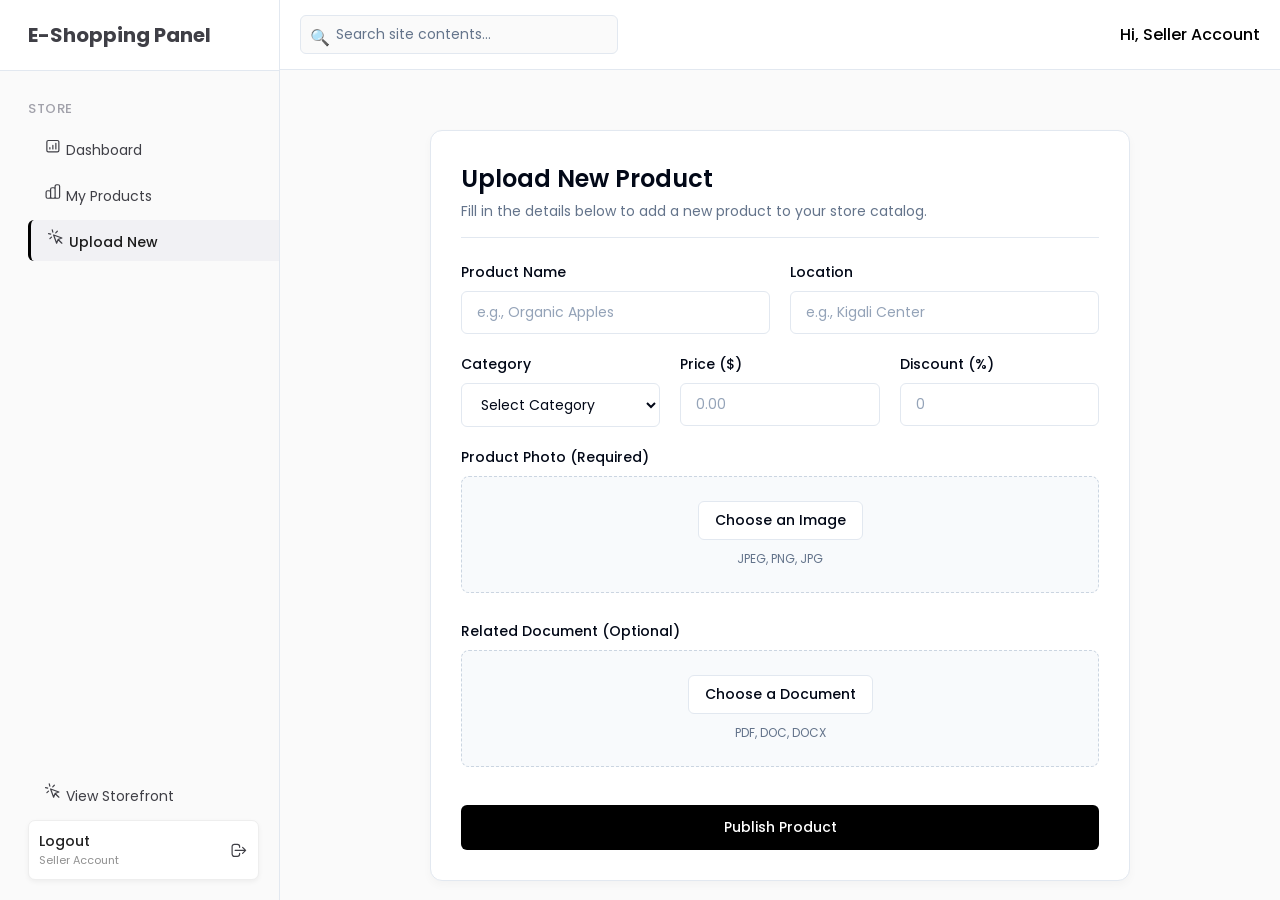
<file: upload_product.html>
<!DOCTYPE html>
<html lang="en">
<head>
    <meta charset="UTF-8">
    <meta name="viewport" content="width=device-width, initial-scale=1.0">
    <title>Upload Product | Seller</title>
    <link rel="stylesheet" href="css/global.css">
    <link rel="stylesheet" href="css/dashboard.css">
    
    <style type="text/css">
        /* --- EXACT CEFAPEK MODAL DESIGN --- */
        .upload-container {
            display: flex;
            justify-content: center;
            align-items: flex-start;
            padding: 40px 20px;
        }

        .popup-form {
            background-color: #fff;
            padding: 30px;
            border-radius: 12px;
            width: 100%;
            max-width: 700px; /* Slightly wider to accommodate 3 columns */
            border: 1px solid #E2E8F0;
            box-shadow: 0 4px 10px rgba(0, 0, 0, 0.03);
        }

        .popup-form-header {
            margin-bottom: 24px;
            border-bottom: 1px solid #E2E8F0;
            padding-bottom: 15px;
        }
        .popup-form-header h1 {
            font-size: 24px;
            color: #020817;
            font-weight: 600;
            margin-bottom: 5px;
        }
        .popup-form-header p {
            font-size: 14px;
            color: #64748B;
            margin: 0;
        }

        .field-group {
            display: flex;
            gap: 20px;
            margin-bottom: 20px;
        }
        .field-group .field {
            flex: 1;
            margin-bottom: 0;
        }

        .field {
            display: flex;
            flex-direction: column;
            gap: 8px;
            margin-bottom: 20px;
        }
        .field label {
            font-size: 14px;
            font-weight: 500;
            color: #020817;
        }
        
        /* Updated to include number and select inputs */
        .field input[type="text"],
        .field input[type="number"],
        .field select {
            border: 1px solid #E2E8F0;
            border-radius: 6px;
            padding: 10px 15px;
            font-size: 14px;
            outline: none;
            width: 100%;
            box-sizing: border-box;
            background-color: #fff;
            color: #020817;
        }
        .field input::placeholder {
            color: #94A3B8;
        }

        /* --- CUSTOM FILE SELECT --- */
        .file-select {
            border: 1px dashed #cbd5e1;
            border-radius: 8px;
            padding: 24px;
            display: flex;
            flex-direction: column;
            align-items: center;
            gap: 10px;
            background-color: #f8fafc;
        }
        .custom-file-btn {
            background-color: white;
            border: 1px solid #E2E8F0;
            padding: 8px 16px;
            border-radius: 6px;
            font-size: 14px;
            font-weight: 500;
            color: #020817;
            cursor: pointer;
            transition: all 0.2s;
        }
        .custom-file-btn:hover {
            background-color: #F1F5F9;
        }
        .file-select p {
            font-size: 12px;
            color: #64748B;
            margin: 0;
        }

        /* --- SELECTED MEDIA PREVIEW --- */
        .selected-media p {
            display: flex;
            justify-content: space-between;
            align-items: center;
            padding: 10px 15px;
            border: 1px solid #E2E8F0;
            border-radius: 6px;
            margin-top: 10px;
            font-size: 14px;
            background-color: #ffffff;
        }
        .sm_close {
            cursor: pointer;
            color: #ef4444;
            font-size: 22px;
            font-weight: 600;
            line-height: 1;
        }
        .sm_close:hover {
            color: #dc2626;
        }

        /* --- SUBMIT BUTTON --- */
        .for-sub {
            width: 100%;
            padding: 12px;
            background-color: black;
            color: white;
            border: none;
            border-radius: 6px;
            font-size: 14px;
            font-weight: 500;
            cursor: pointer;
            transition: opacity 0.2s;
            margin-top: 10px;
        }
        .for-sub:hover { opacity: 0.9; }
        .for-sub:disabled { opacity: 0.7; cursor: not-allowed; }
    </style> 
</head>
<body>

    <div id="page-content" style="display: none;">
        
        <div class="upload-container">
            <div class="popup-form">
                
                <div class="popup-form-header">
                    <div>
                        <h1>Upload New Product</h1>
                        <p>Fill in the details below to add a new product to your store catalog.</p>
                    </div>
                </div>

                <div id="uploadAlert" class="alert"></div>

                <form id="uploadForm" onsubmit="handleUploadSubmit(event)" enctype="multipart/form-data">
                    
                    <div class="field-group">
                        <div class="field">
                            <label>Product Name</label>
                            <input type="text" name="product_name" placeholder="e.g., Organic Apples" required>
                        </div>
                        <div class="field">
                            <label>Location</label>
                            <input type="text" name="location" placeholder="e.g., Kigali Center" required>
                        </div>
                    </div>

                    <div class="field-group">
                        <div class="field">
                            <label>Category</label>
                            <select name="category_id" required>
                                <option value="" disabled selected>Select Category</option>
                                <option value="1">Clothing</option>
                                <option value="2">Accessories</option>
                                <option value="3">Shoes</option>
                                <option value="4">Home</option>
                            </select>
                        </div>
                        <div class="field">
                            <label>Price ($)</label>
                            <input type="number" step="0.01" name="price" placeholder="0.00" required>
                        </div>
                        <div class="field">
                            <label>Discount (%)</label>
                            <input type="number" name="discount_percent" placeholder="0" min="0" max="100">
                        </div>
                    </div>

                    <div class="field">
                        <label>Product Photo (Required)</label>
                        <div class="file-select">
                            <label for="photo-upload" class="custom-file-btn">Choose an Image</label>
                            <p>JPEG, PNG, JPG</p>
                            <input type="file" name="photo" id="photo-upload" accept="image/*" required style="display: none;">
                        </div>
                        <div class="selected-media" id="selected-photo"></div>
                    </div>

                    <div class="field">
                        <label>Related Document (Optional)</label>
                        <div class="file-select">
                            <label for="doc-upload" class="custom-file-btn">Choose a Document</label>
                            <p>PDF, DOC, DOCX</p>
                            <input type="file" name="document" id="doc-upload" accept=".pdf,.doc,.docx" style="display: none;">
                        </div>
                        <div class="selected-media" id="selected-doc"></div>
                    </div>

                    <button type="submit" class="for-sub" id="submitBtn">Publish Product</button>
                </form>

            </div>
        </div>

    </div>

    <script src="js/app.js"></script>
    <script src="js/nav.js"></script>
    <script>
        document.addEventListener('DOMContentLoaded', () => {
            // Load the sidebar layout
            loadDashboardLayout('Seller', 'upload', 'Seller Account');
            
            // Initialize CEFAPEK style file previews
            setupFilePreview('photo-upload', 'selected-photo', '🖼️');
            setupFilePreview('doc-upload', 'selected-doc', '📄');
        });

        // Generates the preview block with the red "X" when a file is selected
        function setupFilePreview(inputId, containerId, icon) {
            const fileInput = document.getElementById(inputId);
            const container = document.getElementById(containerId);
            
            if (!fileInput || !container) return;

            fileInput.addEventListener('change', function () {
                container.innerHTML = ''; 
                
                if (this.files[0]) {
                    const file = this.files[0];
                    
                    const filePreview = document.createElement('p');
                    filePreview.innerHTML = `
                        <span style="display:flex; align-items:center; gap:8px;">
                            <span style="font-size:18px;">${icon}</span> 
                            ${file.name}
                        </span>
                        <span class="sm_close">&times;</span>
                    `;

                    filePreview.querySelector('.sm_close').addEventListener('click', () => {
                        fileInput.value = ''; 
                        container.innerHTML = ''; 
                    });

                    container.appendChild(filePreview);
                }
            });
        }

        // Handle the robust form submission
        async function handleUploadSubmit(event) {
            event.preventDefault(); 
            
            const form = event.target;
            const btn = document.getElementById('submitBtn');
            const originalText = btn.innerText;
            
            btn.innerText = "Publishing...";
            btn.disabled = true;

            const formData = new FormData(form);

            try {
                const response = await apiCall('products.php?action=upload', 'POST', formData);

                if (response.status === 'success') {
                    showAlert('uploadAlert', response.message, 'success');
                    form.reset(); 
                    document.getElementById('selected-photo').innerHTML = ''; 
                    document.getElementById('selected-doc').innerHTML = '';   
                    
                    // Redirect back to products list after 1.5 seconds
                    setTimeout(() => {
                        window.location.href = 'seller_products.html';
                    }, 1500);
                } else {
                    showAlert('uploadAlert', response.message, 'danger');
                }
            } catch (error) {
                showAlert('uploadAlert', 'A network error occurred.', 'danger');
            }
            
            btn.innerText = originalText;
            btn.disabled = false;
        }
    </script>
</body>
</html>
</file>
<file: css/global.css>
/* css/global.css */
:root {
    --primary-color: #0d6efd;
    --success-color: #198754;
    --danger-color: #dc3545;
    --bg-color: #f4f7f6;
    --text-color: #333;
    --border-radius: 8px;
}

* {
    box-sizing: border-box;
    margin: 0;
    padding: 0;
    font-family: 'Poppins', sans-serif;
}

body {
    background-color: var(--bg-color);
    color: var(--text-color);
}

/* Shared UI Components */
.btn {
    padding: 10px 15px;
    border: none;
    border-radius: 4px;
    cursor: pointer;
    font-size: 16px;
    transition: background 0.3s;
}
.btn-primary { background-color: var(--primary-color); color: white; }
.btn-primary:hover { background-color: #0b5ed7; }
.btn-success { background-color: var(--success-color); color: white; }
.btn-danger { background-color: var(--danger-color); color: white; }
.btn-block { width: 100%; }

.form-group {
    margin-bottom: 15px;
}
.form-control {
    width: 100%;
    padding: 10px;
    border: 1px solid #ccc;
    border-radius: 4px;
    font-size: 16px;
}

/* Custom Alerts */
.alert {
    padding: 15px;
    margin-bottom: 20px;
    border-radius: 4px;
    display: none;
}
.alert-danger { background-color: #f8d7da; color: #842029; border: 1px solid #f5c2c7; }
.alert-success { background-color: #d1e7dd; color: #0f5132; border: 1px solid #badbcc; }
</file>
<file: css/dashboard.css>
/* css/dashboard.css */
@import url('https://fonts.googleapis.com/css2?family=Poppins:wght@400;500;600&display=swap');

p, h1, h2, h3, h4, h5, h6 { margin: 0; color: black; }
* { padding: 0; margin: 0; box-sizing: border-box; }

body {
    font-family: "Poppins", sans-serif;
    overflow: hidden; /* Prevents whole page from scrolling, only content area scrolls */
    position: relative;
    background-color: #FAFAFA;
}

html, body {
    height: 100%;
    width: 100%;
}

a { text-decoration: none; color: black; }

/* Main Dashboard Wrapper */
.dashboard {
    display: flex;
    width: 100%;
    height: 100vh;
}

/* --- SIDEBAR --- */
.sidebar {
    width: 280px;
    min-width: 280px;
    display: flex;
    flex-direction: column;
    background-color: #FAFAFA;
    height: 100vh;
    border-right: 1px solid #E2E8F0;
    overflow-y: auto;
    scrollbar-width: none; /* Firefox */
    -ms-overflow-style: none;  /* IE */
}
.sidebar::-webkit-scrollbar { display: none; /* Chrome/Safari */ }

.sidebar-header {
    padding: 20px 0 20px 28px;
    background-color: white;
    width: 100%;
    border-bottom: 1px solid #E2E8F0;
}
.sidebar-header h2 {
    font-size: 20px;
    font-weight: bold;
    color: #3F3F46;
}

.sidebar-body {
    padding: 28px 0 0 28px;
    display: flex;
    flex-direction: column;
    gap: 25px;
}

.sidebar-body-part {
    display: flex;
    flex-direction: column;
    gap: 5px;
}

.sidebar-body-part p {
    margin-bottom: 5px;
    color: #A1A1AA;
    font-weight: 500;
    font-size: 13px;
    text-transform: uppercase;
    letter-spacing: 0.5px;
}

.sidebar a {
    display: flex;
    align-items: center;
    color: #3F3F46;
    gap: 10px;
    line-height: 21px;
    font-size: 14px;
    padding: 8px 0 8px 15px;
    transition: all .3s ease;
    border-radius: 6px 0 0 6px;
}

.sidebar a:hover {
    background-color: #f0f0f0;
}

/* Active State Design from your code */
.sidebar a.active-menu, .sidebar a:focus {
    background-color: #F1f1f4;
    border-left: 3px solid black;
    color: #1C1C1C;
    font-weight: 500;
}

/* Sidebar Footer & Account */
.sidebar > .sidebar-footer {
    display: flex;
    flex-direction: column;
    gap: 5px;
    margin-top: auto;
    padding: 28px 0 20px 28px;
}

.dashboard-account {
    padding: 10px;
    border-radius: 7px;
    display: flex;
    align-items: center;
    justify-content: space-between;
    margin-right: 20px;
    background: white;
    box-shadow: 0 2px 5px rgba(0,0,0,0.05);
    border: 1px solid #eee;
}

.dashboard-account h6 { font-size: 14px; font-weight: 500; color: #222222; }
.dashboard-account p { color: #22222280; font-size: 11px; }

/* --- RIGHT CONTAINER (Main Content) --- */
.right-container {
    width: 100%;
    height: 100vh;
    display: flex;
    flex-direction: column;
    background-color: white;
}

.right-container-header {
    display: flex;
    padding: 0 20px;
    justify-content: space-between;
    border-bottom: 1px solid #E2E8F0;
    align-items: center;
    height: 70px;
    min-height: 70px;
}

.dash_search form { position: relative; }
.dash_search form input {
    outline: none;
    border: 1px solid #E2E8F0;
    border-radius: 6px;
    padding: 8px 10px 8px 35px;
    font-size: 14px;
    min-width: 300px;
    background-color: #FAFAFA;
}
.dash_search form input::placeholder { color: #64748B; }

.dash_great h6 {
    font-size: 16px;
    font-weight: 500;
}

/* The area where the specific page content goes */
.contents-sec {
    padding: 20px 30px;
    overflow-y: auto; /* This makes ONLY the content scroll */
    flex-grow: 1;
    background-color: #FAFAFA;
}
</file>
